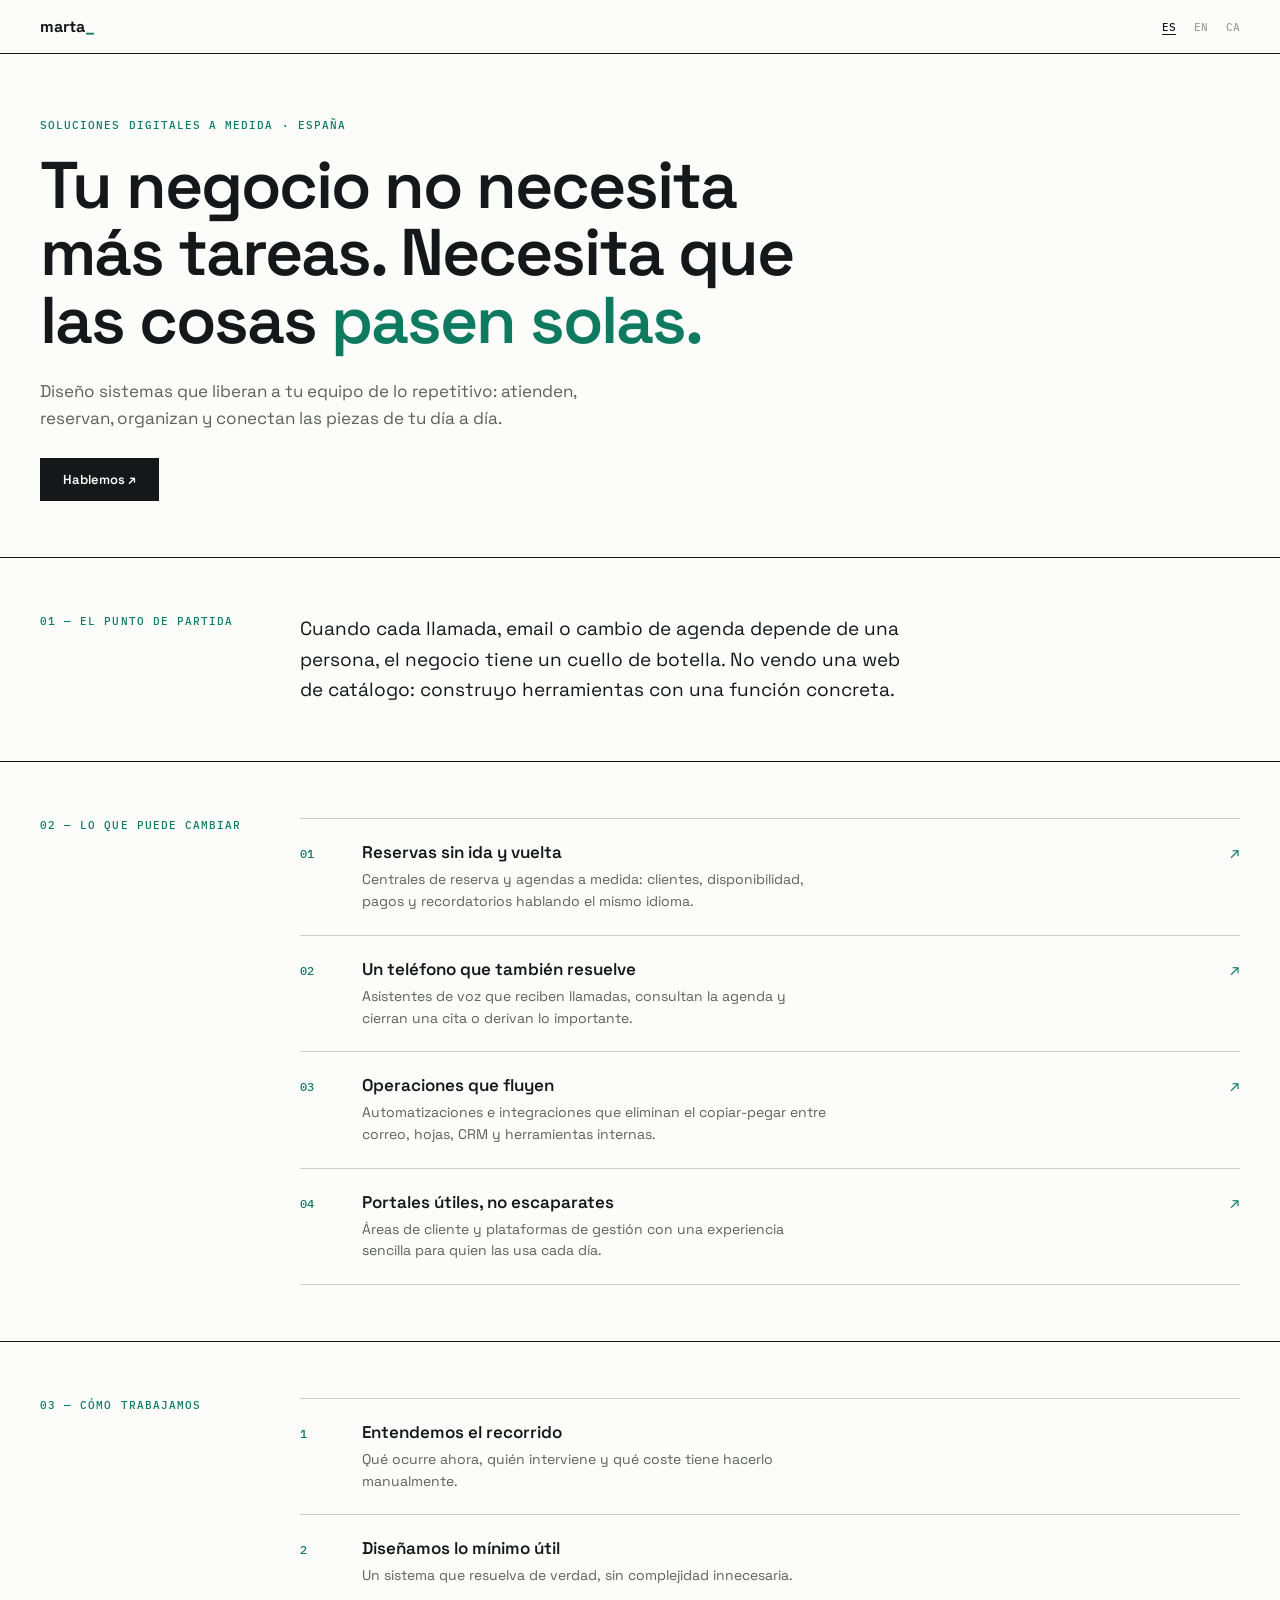
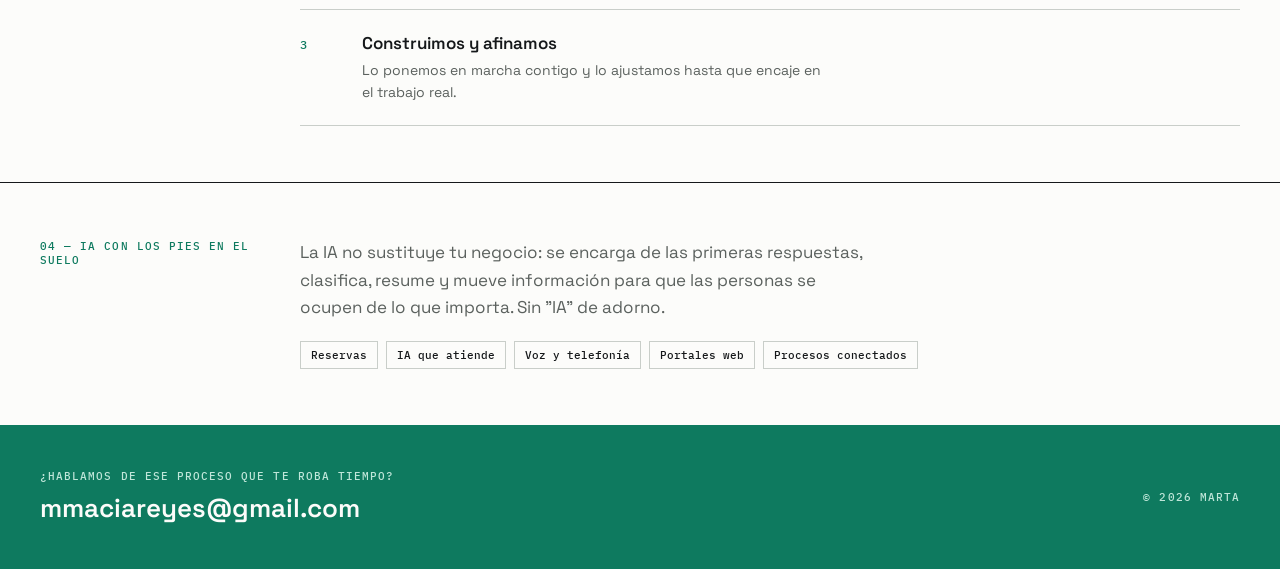
<file: index.html>
<!doctype html>
<html lang="es">
<head>
<meta charset="utf-8">
<meta name="viewport" content="width=device-width, initial-scale=1">
<title>Marta — Soluciones digitales a medida</title>
<meta name="description" content="Diseño sistemas que liberan a tu equipo de lo repetitivo: atienden, reservan, organizan y conectan tu día a día.">
<link rel="preconnect" href="https://fonts.googleapis.com">
<link rel="preconnect" href="https://fonts.gstatic.com" crossorigin>
<link href="https://fonts.googleapis.com/css2?family=Space+Grotesk:wght@400;500;600;700&family=IBM+Plex+Mono:wght@400;500;600&display=swap" rel="stylesheet">
<link rel="stylesheet" href="styles.css">
</head>
<body>
<header class="top">
<span class="brand">marta<span class="uacc">_</span></span>
<div class="ctrl">
<button class="lbtn" data-lang="es">ES</button>
<button class="lbtn" data-lang="en">EN</button>
<button class="lbtn" data-lang="ca">CA</button>
</div>
</header>
<main>
<section class="hero">
<p class="lab">Soluciones digitales a medida · España</p>
<h1 class="h1">Tu negocio no necesita más tareas. Necesita que las cosas <span class="uacc">pasen solas.</span></h1>
<p class="sum">Diseño sistemas que liberan a tu equipo de lo repetitivo: atienden, reservan, organizan y conectan las piezas de tu día a día.</p>
<a class="cta" href="mailto:mmaciareyes@gmail.com">Hablemos ↗</a>
</section>
<section class="row"><p class="lab">01 — El punto de partida</p><p class="lead">Cuando cada llamada, email o cambio de agenda depende de una persona, el negocio tiene un cuello de botella. No vendo una web de catálogo: construyo herramientas con una función concreta.</p></section>
<section class="row"><p class="lab">02 — Lo que puede cambiar</p><div class="svc">
<article><span class="num">01</span><div><h3>Reservas sin ida y vuelta</h3><p>Centrales de reserva y agendas a medida: clientes, disponibilidad, pagos y recordatorios hablando el mismo idioma.</p></div><span class="arr">↗</span></article>
<article><span class="num">02</span><div><h3>Un teléfono que también resuelve</h3><p>Asistentes de voz que reciben llamadas, consultan la agenda y cierran una cita o derivan lo importante.</p></div><span class="arr">↗</span></article>
<article><span class="num">03</span><div><h3>Operaciones que fluyen</h3><p>Automatizaciones e integraciones que eliminan el copiar-pegar entre correo, hojas, CRM y herramientas internas.</p></div><span class="arr">↗</span></article>
<article><span class="num">04</span><div><h3>Portales útiles, no escaparates</h3><p>Áreas de cliente y plataformas de gestión con una experiencia sencilla para quien las usa cada día.</p></div><span class="arr">↗</span></article>
</div></section>
<section class="row"><p class="lab">03 — Cómo trabajamos</p><div class="svc">
<article><span class="num">1</span><div><h3>Entendemos el recorrido</h3><p>Qué ocurre ahora, quién interviene y qué coste tiene hacerlo manualmente.</p></div><span></span></article>
<article><span class="num">2</span><div><h3>Diseñamos lo mínimo útil</h3><p>Un sistema que resuelva de verdad, sin complejidad innecesaria.</p></div><span></span></article>
<article><span class="num">3</span><div><h3>Construimos y afinamos</h3><p>Lo ponemos en marcha contigo y lo ajustamos hasta que encaje en el trabajo real.</p></div><span></span></article>
</div></section>
<section class="row"><p class="lab">04 — IA con los pies en el suelo</p><div><p class="sum">La IA no sustituye tu negocio: se encarga de las primeras respuestas, clasifica, resume y mueve información para que las personas se ocupen de lo que importa. Sin "IA" de adorno.</p><div class="tags"><span>Reservas</span><span>IA que atiende</span><span>Voz y telefonía</span><span>Portales web</span><span>Procesos conectados</span></div></div></section>
</main>
<footer class="foot">
<div><p class="flab">¿Hablamos de ese proceso que te roba tiempo?</p><a class="mail" href="mailto:mmaciareyes@gmail.com">mmaciareyes@gmail.com</a></div>
<span class="flab" style="margin:0">© 2026 Marta</span>
</footer>
<script src="script.js"></script>
</body>
</html>
</file>
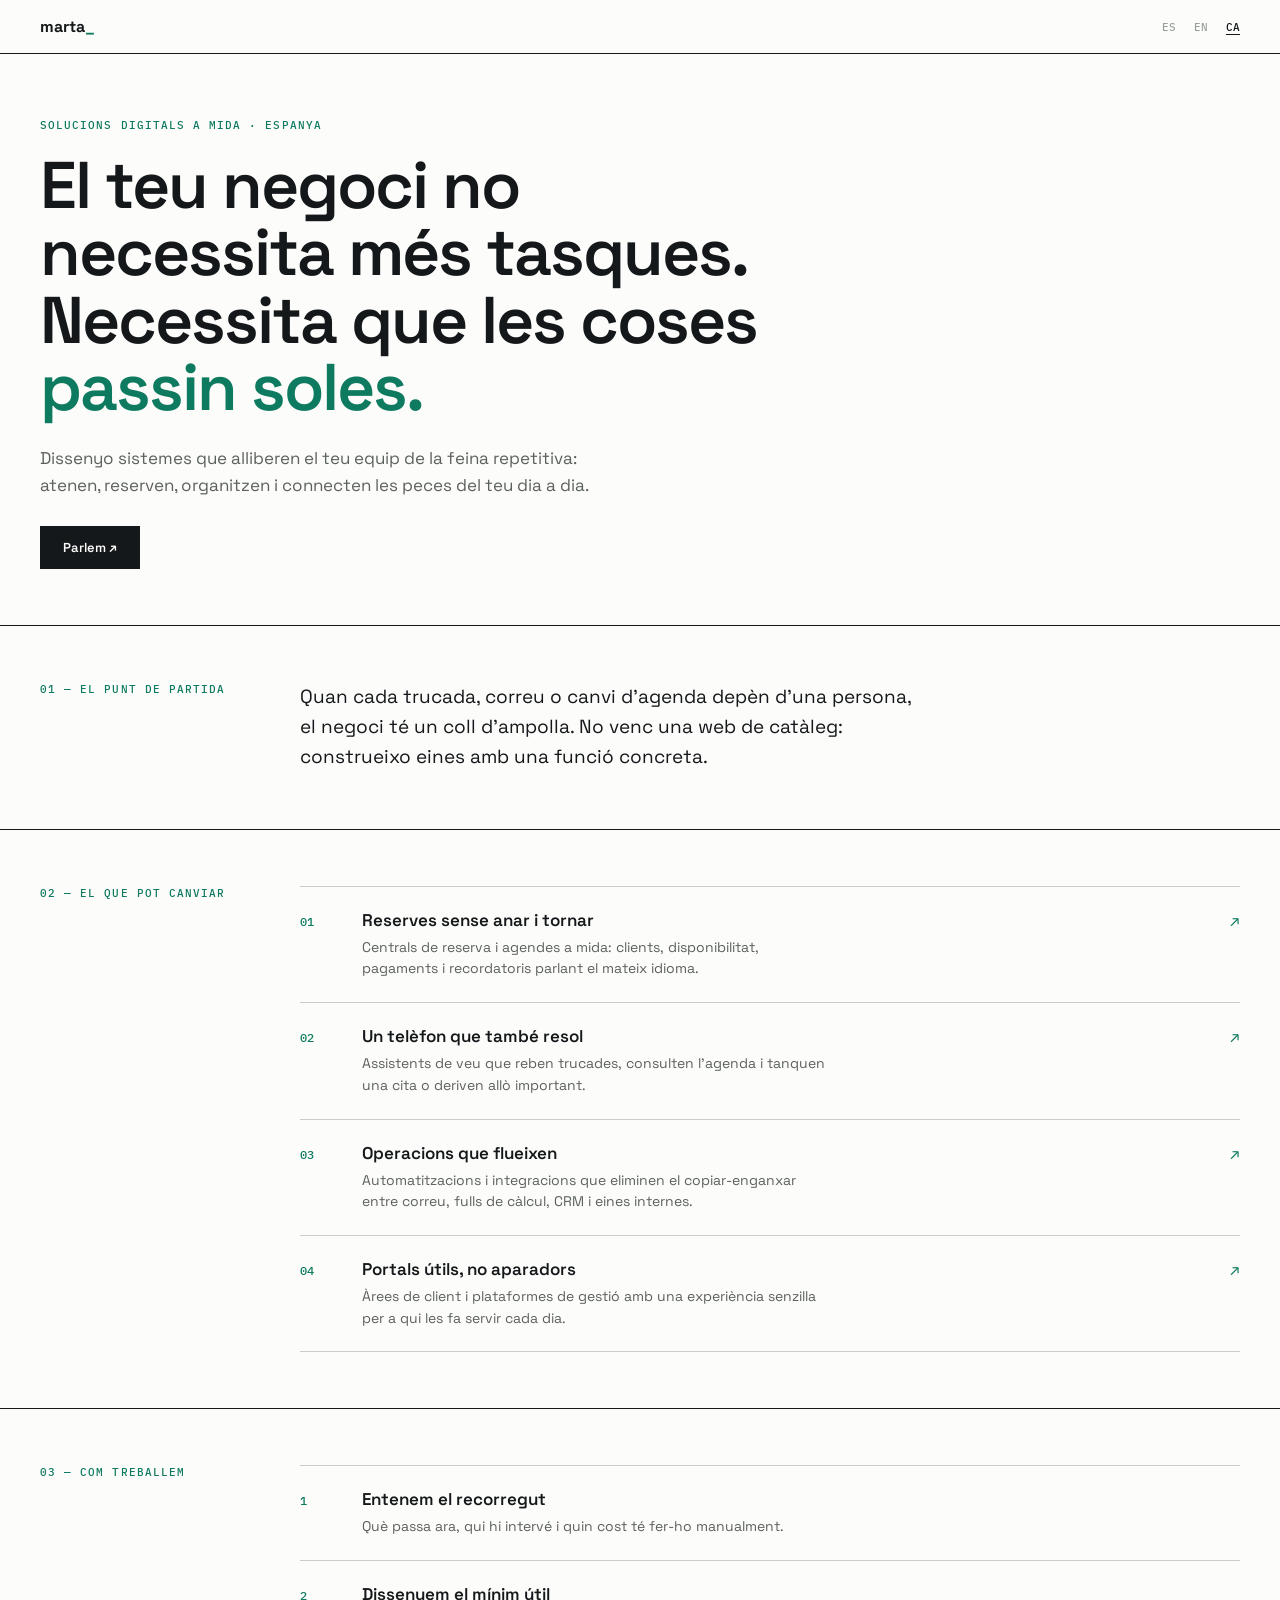
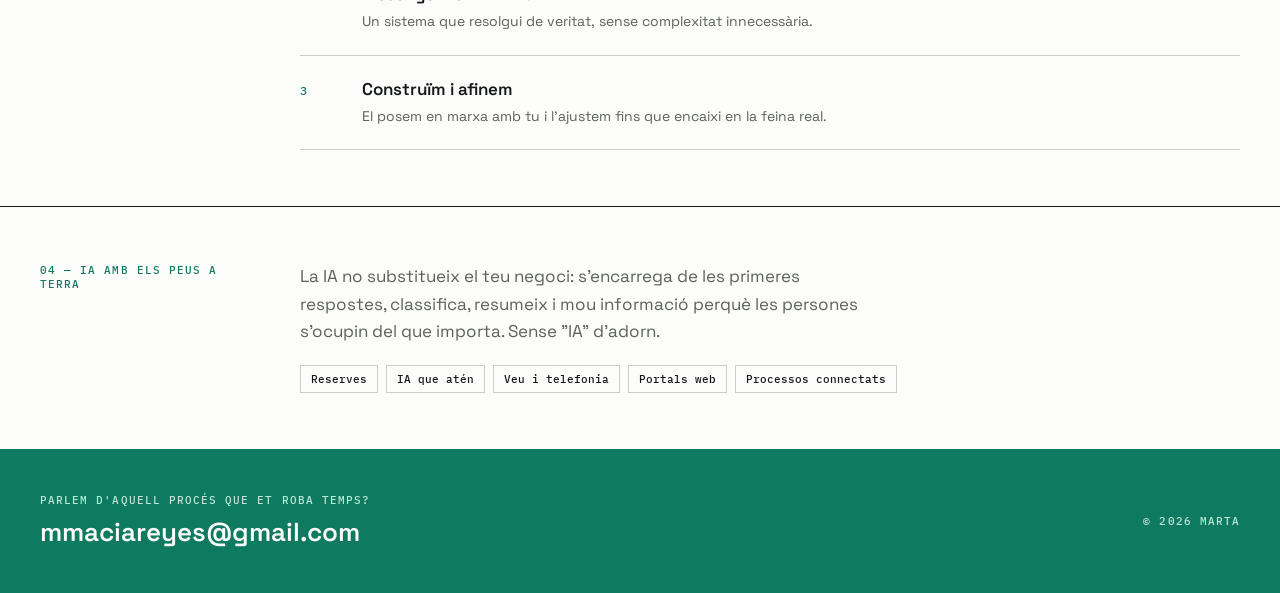
<file: ca/index.html>
<!doctype html>
<html lang="ca">
<head>
<meta charset="utf-8">
<meta name="viewport" content="width=device-width, initial-scale=1">
<title>Marta — Solucions digitals a mida</title>
<meta name="description" content="Dissenyo sistemes que alliberen el teu equip de la feina repetitiva: atenen, reserven, organitzen i connecten el teu dia a dia.">
<link rel="preconnect" href="https://fonts.googleapis.com">
<link rel="preconnect" href="https://fonts.gstatic.com" crossorigin>
<link href="https://fonts.googleapis.com/css2?family=Space+Grotesk:wght@400;500;600;700&family=IBM+Plex+Mono:wght@400;500;600&display=swap" rel="stylesheet">
<link rel="stylesheet" href="../styles.css">
</head>
<body>
<header class="top">
<span class="brand">marta<span class="uacc">_</span></span>
<div class="ctrl">
<button class="lbtn" data-lang="es">ES</button>
<button class="lbtn" data-lang="en">EN</button>
<button class="lbtn" data-lang="ca">CA</button>
</div>
</header>
<main>
<section class="hero">
<p class="lab">Solucions digitals a mida · Espanya</p>
<h1 class="h1">El teu negoci no necessita més tasques. Necessita que les coses <span class="uacc">passin soles.</span></h1>
<p class="sum">Dissenyo sistemes que alliberen el teu equip de la feina repetitiva: atenen, reserven, organitzen i connecten les peces del teu dia a dia.</p>
<a class="cta" href="mailto:mmaciareyes@gmail.com">Parlem ↗</a>
</section>
<section class="row"><p class="lab">01 — El punt de partida</p><p class="lead">Quan cada trucada, correu o canvi d'agenda depèn d'una persona, el negoci té un coll d'ampolla. No venc una web de catàleg: construeixo eines amb una funció concreta.</p></section>
<section class="row"><p class="lab">02 — El que pot canviar</p><div class="svc">
<article><span class="num">01</span><div><h3>Reserves sense anar i tornar</h3><p>Centrals de reserva i agendes a mida: clients, disponibilitat, pagaments i recordatoris parlant el mateix idioma.</p></div><span class="arr">↗</span></article>
<article><span class="num">02</span><div><h3>Un telèfon que també resol</h3><p>Assistents de veu que reben trucades, consulten l'agenda i tanquen una cita o deriven allò important.</p></div><span class="arr">↗</span></article>
<article><span class="num">03</span><div><h3>Operacions que flueixen</h3><p>Automatitzacions i integracions que eliminen el copiar-enganxar entre correu, fulls de càlcul, CRM i eines internes.</p></div><span class="arr">↗</span></article>
<article><span class="num">04</span><div><h3>Portals útils, no aparadors</h3><p>Àrees de client i plataformes de gestió amb una experiència senzilla per a qui les fa servir cada dia.</p></div><span class="arr">↗</span></article>
</div></section>
<section class="row"><p class="lab">03 — Com treballem</p><div class="svc">
<article><span class="num">1</span><div><h3>Entenem el recorregut</h3><p>Què passa ara, qui hi intervé i quin cost té fer-ho manualment.</p></div><span></span></article>
<article><span class="num">2</span><div><h3>Dissenyem el mínim útil</h3><p>Un sistema que resolgui de veritat, sense complexitat innecessària.</p></div><span></span></article>
<article><span class="num">3</span><div><h3>Construïm i afinem</h3><p>El posem en marxa amb tu i l'ajustem fins que encaixi en la feina real.</p></div><span></span></article>
</div></section>
<section class="row"><p class="lab">04 — IA amb els peus a terra</p><div><p class="sum">La IA no substitueix el teu negoci: s'encarrega de les primeres respostes, classifica, resumeix i mou informació perquè les persones s'ocupin del que importa. Sense "IA" d'adorn.</p><div class="tags"><span>Reserves</span><span>IA que atén</span><span>Veu i telefonia</span><span>Portals web</span><span>Processos connectats</span></div></div></section>
</main>
<footer class="foot">
<div><p class="flab">Parlem d'aquell procés que et roba temps?</p><a class="mail" href="mailto:mmaciareyes@gmail.com">mmaciareyes@gmail.com</a></div>
<span class="flab" style="margin:0">© 2026 Marta</span>
</footer>
<script src="../script.js"></script>
</body>
</html>
</file>
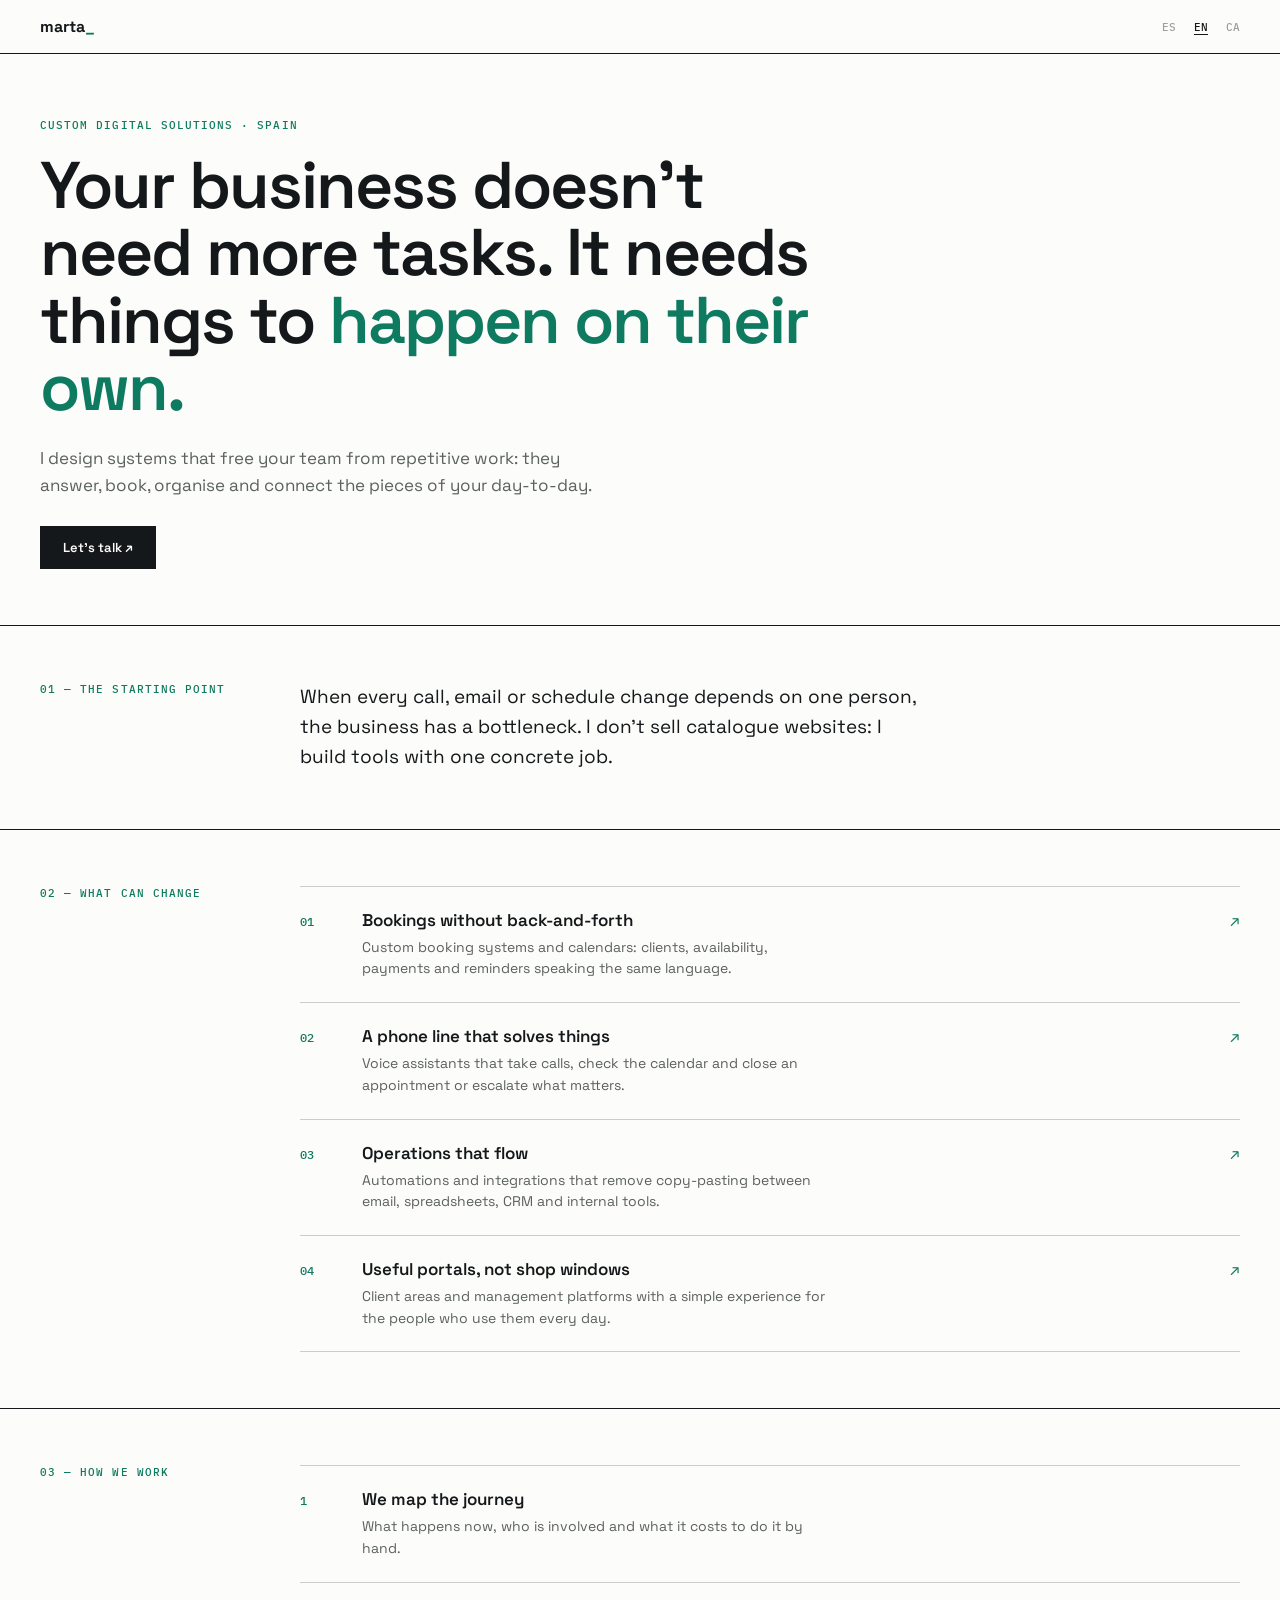
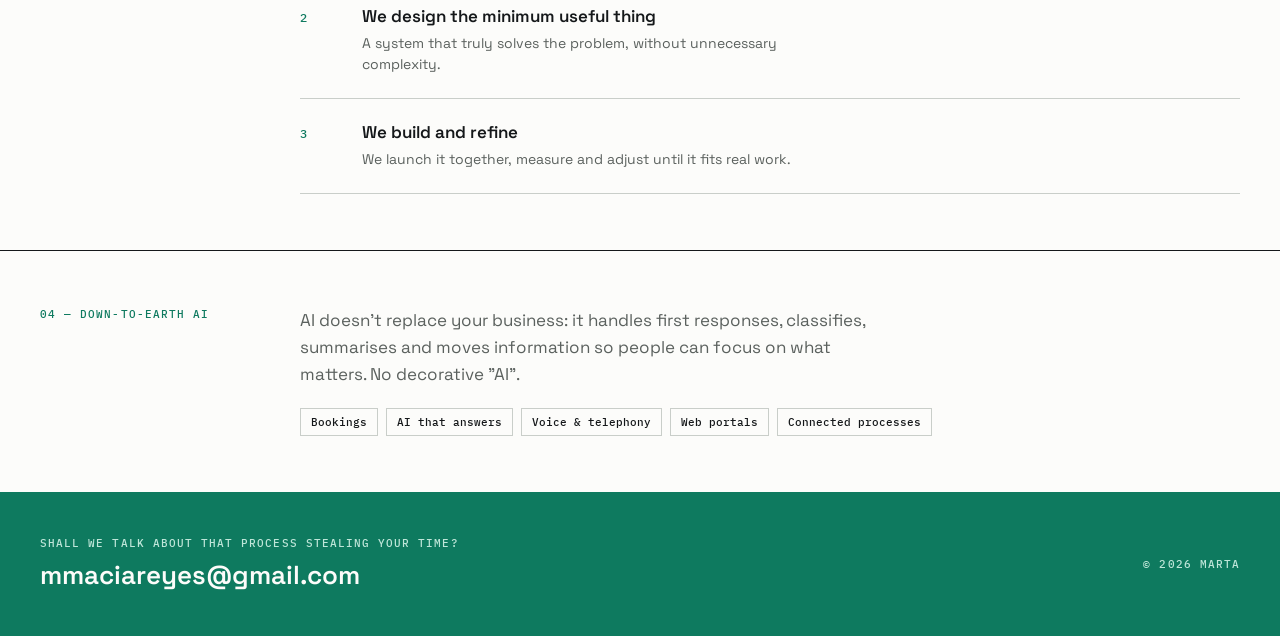
<file: en/index.html>
<!doctype html>
<html lang="en">
<head>
<meta charset="utf-8">
<meta name="viewport" content="width=device-width, initial-scale=1">
<title>Marta — Custom digital solutions</title>
<meta name="description" content="I design systems that free your team from repetitive work: they answer, book, organise and connect your day-to-day.">
<link rel="preconnect" href="https://fonts.googleapis.com">
<link rel="preconnect" href="https://fonts.gstatic.com" crossorigin>
<link href="https://fonts.googleapis.com/css2?family=Space+Grotesk:wght@400;500;600;700&family=IBM+Plex+Mono:wght@400;500;600&display=swap" rel="stylesheet">
<link rel="stylesheet" href="../styles.css">
</head>
<body>
<header class="top">
<span class="brand">marta<span class="uacc">_</span></span>
<div class="ctrl">
<button class="lbtn" data-lang="es">ES</button>
<button class="lbtn" data-lang="en">EN</button>
<button class="lbtn" data-lang="ca">CA</button>
</div>
</header>
<main>
<section class="hero">
<p class="lab">Custom digital solutions · Spain</p>
<h1 class="h1">Your business doesn't need more tasks. It needs things to <span class="uacc">happen on their own.</span></h1>
<p class="sum">I design systems that free your team from repetitive work: they answer, book, organise and connect the pieces of your day-to-day.</p>
<a class="cta" href="mailto:mmaciareyes@gmail.com">Let's talk ↗</a>
</section>
<section class="row"><p class="lab">01 — The starting point</p><p class="lead">When every call, email or schedule change depends on one person, the business has a bottleneck. I don't sell catalogue websites: I build tools with one concrete job.</p></section>
<section class="row"><p class="lab">02 — What can change</p><div class="svc">
<article><span class="num">01</span><div><h3>Bookings without back-and-forth</h3><p>Custom booking systems and calendars: clients, availability, payments and reminders speaking the same language.</p></div><span class="arr">↗</span></article>
<article><span class="num">02</span><div><h3>A phone line that solves things</h3><p>Voice assistants that take calls, check the calendar and close an appointment or escalate what matters.</p></div><span class="arr">↗</span></article>
<article><span class="num">03</span><div><h3>Operations that flow</h3><p>Automations and integrations that remove copy-pasting between email, spreadsheets, CRM and internal tools.</p></div><span class="arr">↗</span></article>
<article><span class="num">04</span><div><h3>Useful portals, not shop windows</h3><p>Client areas and management platforms with a simple experience for the people who use them every day.</p></div><span class="arr">↗</span></article>
</div></section>
<section class="row"><p class="lab">03 — How we work</p><div class="svc">
<article><span class="num">1</span><div><h3>We map the journey</h3><p>What happens now, who is involved and what it costs to do it by hand.</p></div><span></span></article>
<article><span class="num">2</span><div><h3>We design the minimum useful thing</h3><p>A system that truly solves the problem, without unnecessary complexity.</p></div><span></span></article>
<article><span class="num">3</span><div><h3>We build and refine</h3><p>We launch it together, measure and adjust until it fits real work.</p></div><span></span></article>
</div></section>
<section class="row"><p class="lab">04 — Down-to-earth AI</p><div><p class="sum">AI doesn't replace your business: it handles first responses, classifies, summarises and moves information so people can focus on what matters. No decorative "AI".</p><div class="tags"><span>Bookings</span><span>AI that answers</span><span>Voice & telephony</span><span>Web portals</span><span>Connected processes</span></div></div></section>
</main>
<footer class="foot">
<div><p class="flab">Shall we talk about that process stealing your time?</p><a class="mail" href="mailto:mmaciareyes@gmail.com">mmaciareyes@gmail.com</a></div>
<span class="flab" style="margin:0">© 2026 Marta</span>
</footer>
<script src="../script.js"></script>
</body>
</html>
</file>
<file: styles.css>
:root{--bg:#fcfcfa;--ink:#15181a;--muted:#5b615e;--line:#c9cec9;--hard:#15181a;--acc:#0e7a5f;--foot-bg:#0e7a5f;--foot-ink:#fcfcfa;--foot-lab:#bfe6d9;--cta-bg:#15181a;--cta-ink:#fcfcfa}
@media (prefers-color-scheme:dark){:root{--bg:#101216;--ink:#eceae4;--muted:#a3a7b3;--line:#2c303a;--hard:#23262e;--acc:#e8b64c;--foot-bg:#e8b64c;--foot-ink:#101216;--foot-lab:#6b5420;--cta-bg:#e8b64c;--cta-ink:#101216}}
*{box-sizing:border-box}
body{margin:0;font-family:'Space Grotesk',sans-serif;background:var(--bg);color:var(--ink);transition:background .3s,color .3s}
a{color:inherit}a:hover{opacity:.85}
.lab{font:500 10.5px 'IBM Plex Mono',monospace;letter-spacing:.1em;text-transform:uppercase;color:var(--acc);margin:0}
.top{display:flex;justify-content:space-between;align-items:center;gap:16px;padding:16px 40px;border-bottom:1px solid var(--hard);position:sticky;top:0;background:var(--bg);z-index:5}
.brand{font-size:16px;font-weight:700}
.uacc{color:var(--acc)}
.ctrl{display:flex;align-items:center;gap:18px}
.lbtn{font:500 11px 'IBM Plex Mono',monospace;color:#9aa19d;cursor:pointer;background:none;border:0;padding:0}
.lbtn.on{color:var(--ink);text-decoration:underline;text-underline-offset:3px}
.hero{padding:64px 40px 56px;border-bottom:1px solid var(--hard)}
.h1{font-size:clamp(38px,6vw,66px);line-height:1.02;letter-spacing:-.03em;font-weight:600;max-width:18ch;margin:20px 0 24px}
.sum{font-size:17px;line-height:1.6;color:var(--muted);max-width:52ch;margin:0}
.cta{display:inline-block;margin-top:26px;padding:12px 22px;font:600 13px 'Space Grotesk',sans-serif;text-decoration:none;background:var(--cta-bg);color:var(--cta-ink);border:1.5px solid var(--cta-bg)}
.row{display:grid;grid-template-columns:220px 1fr;gap:40px;padding:56px 40px;border-bottom:1px solid var(--hard)}
.row:last-of-type{border-bottom:0}
.lead{font-size:19px;line-height:1.6;max-width:52ch;margin:0}
.svc{border-top:1px solid var(--line)}
.svc article{display:grid;grid-template-columns:44px 1fr auto;gap:18px;padding:22px 0;border-bottom:1px solid var(--line);align-items:baseline}
.svc h3{font-size:17px;font-weight:600;margin:0 0 6px}
.svc p{font-size:14px;line-height:1.55;color:var(--muted);margin:0;max-width:52ch}
.num{font:500 12px 'IBM Plex Mono',monospace;color:var(--acc)}
.arr{color:var(--acc)}
.tags{display:flex;flex-wrap:wrap;gap:8px;margin-top:20px}
.tags span{font:500 11px 'IBM Plex Mono',monospace;padding:6px 10px;border:1px solid var(--line)}
.foot{display:flex;justify-content:space-between;align-items:center;gap:20px;flex-wrap:wrap;padding:44px 40px;background:var(--foot-bg);color:var(--foot-ink)}
.flab{font:500 10.5px 'IBM Plex Mono',monospace;letter-spacing:.1em;text-transform:uppercase;color:var(--foot-lab);margin:0 0 8px}
.mail{font-size:26px;font-weight:600;text-decoration:none;color:inherit}
@media (max-width:760px){.row{grid-template-columns:1fr;gap:20px}.top{padding:14px 20px}.hero{padding:44px 20px}.row{padding:40px 20px}.foot{padding:36px 20px}}
</file>
